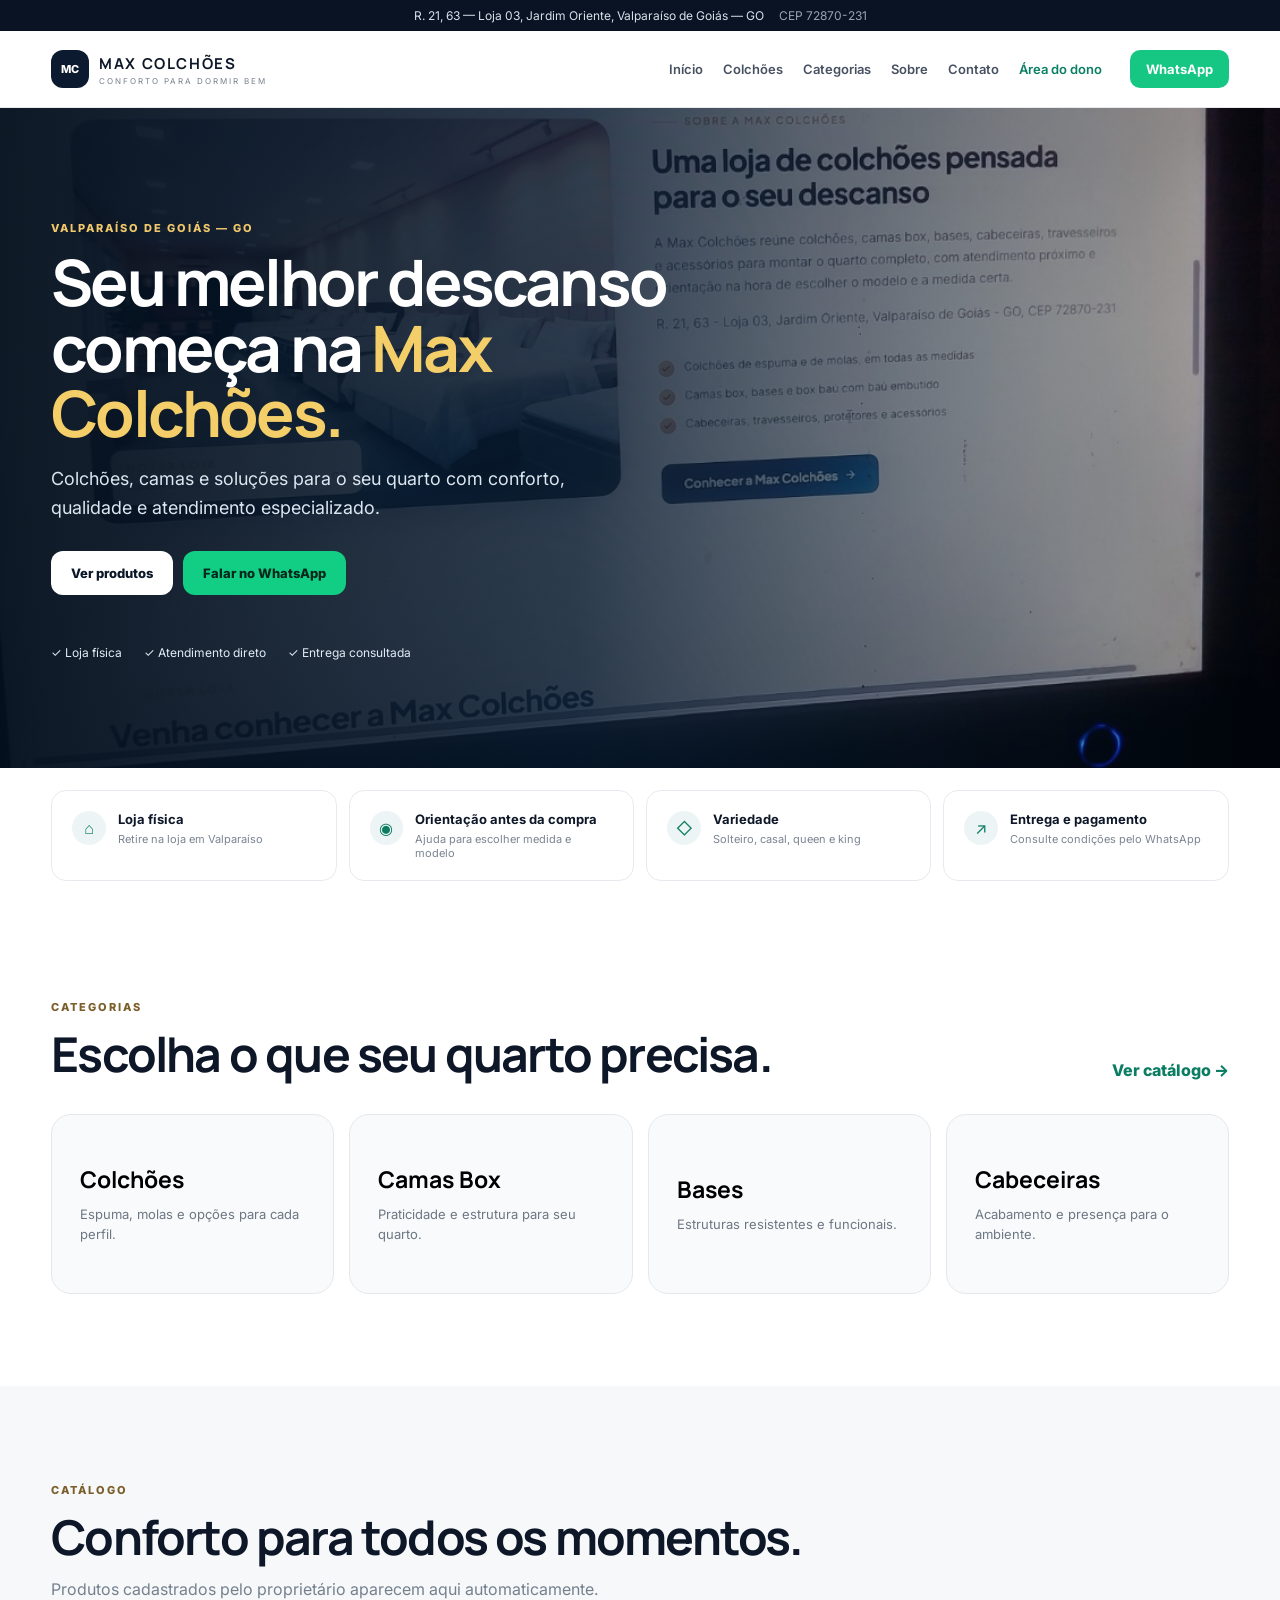
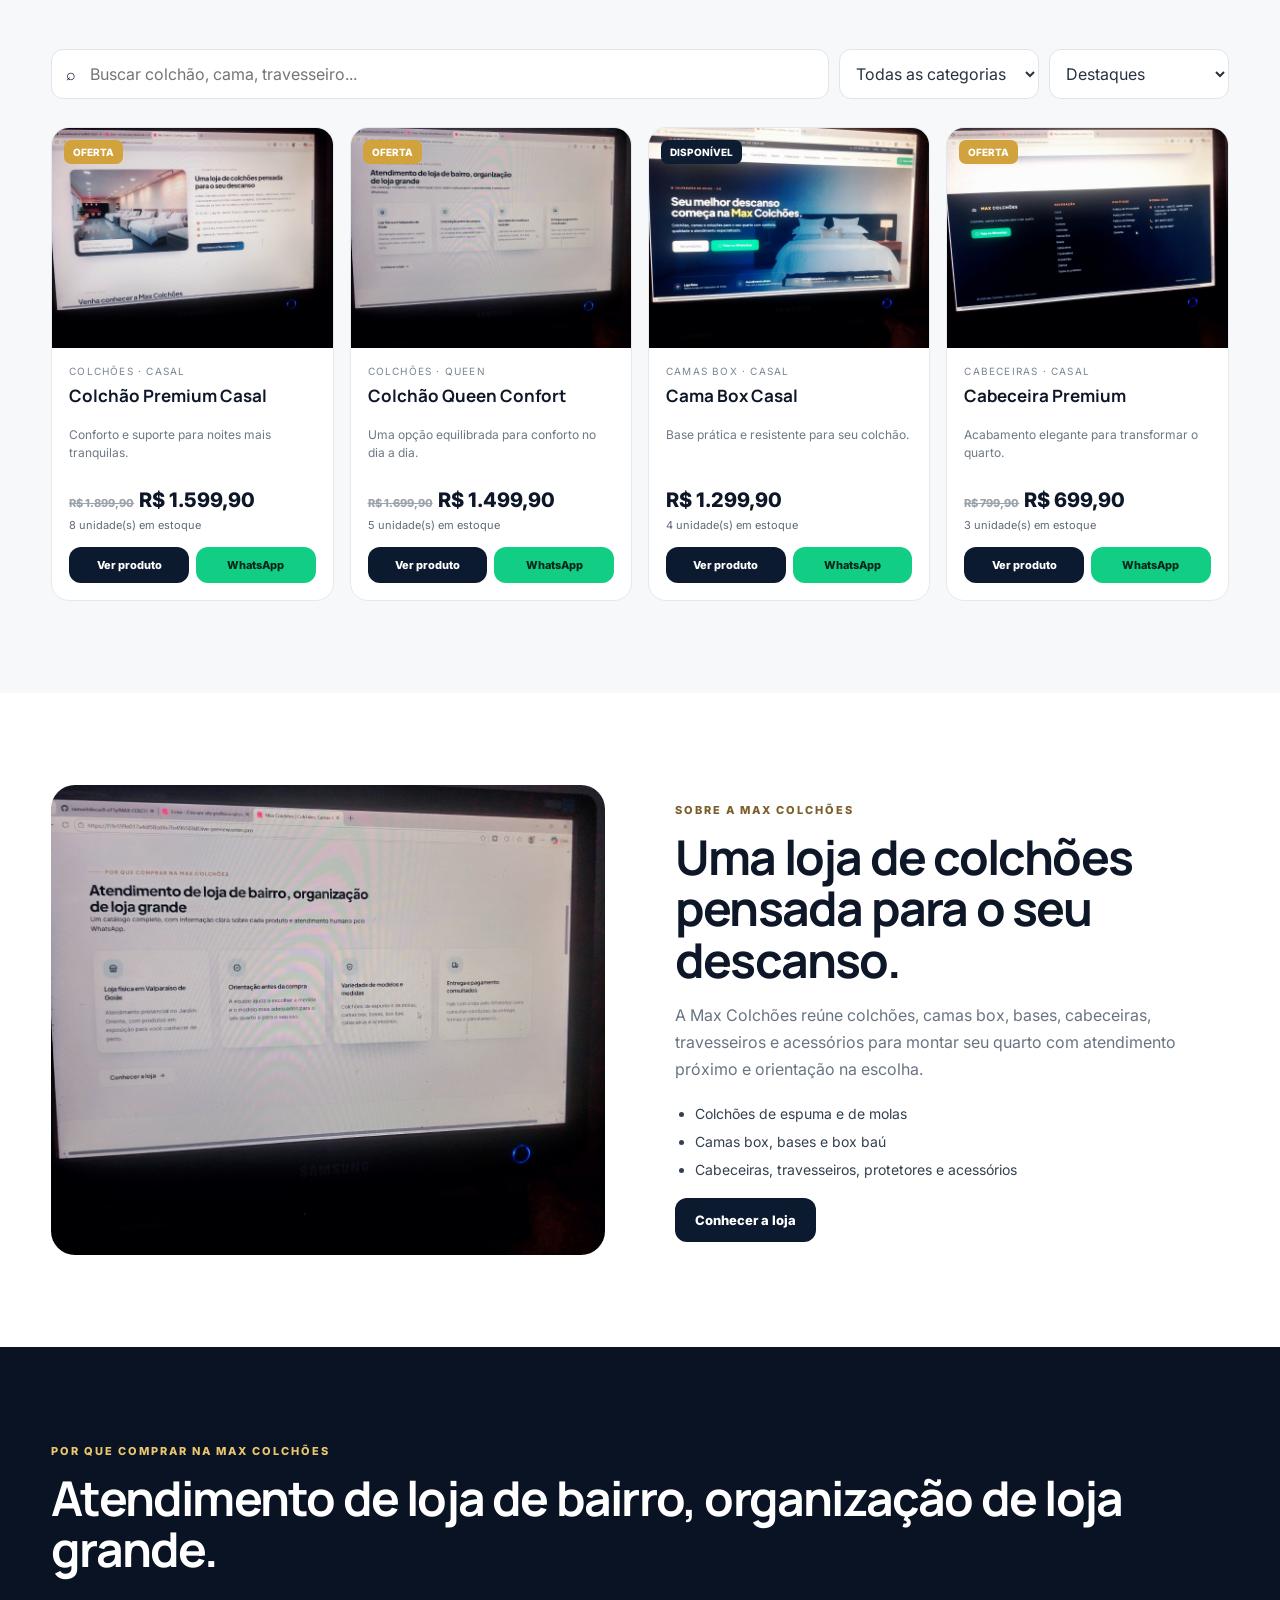
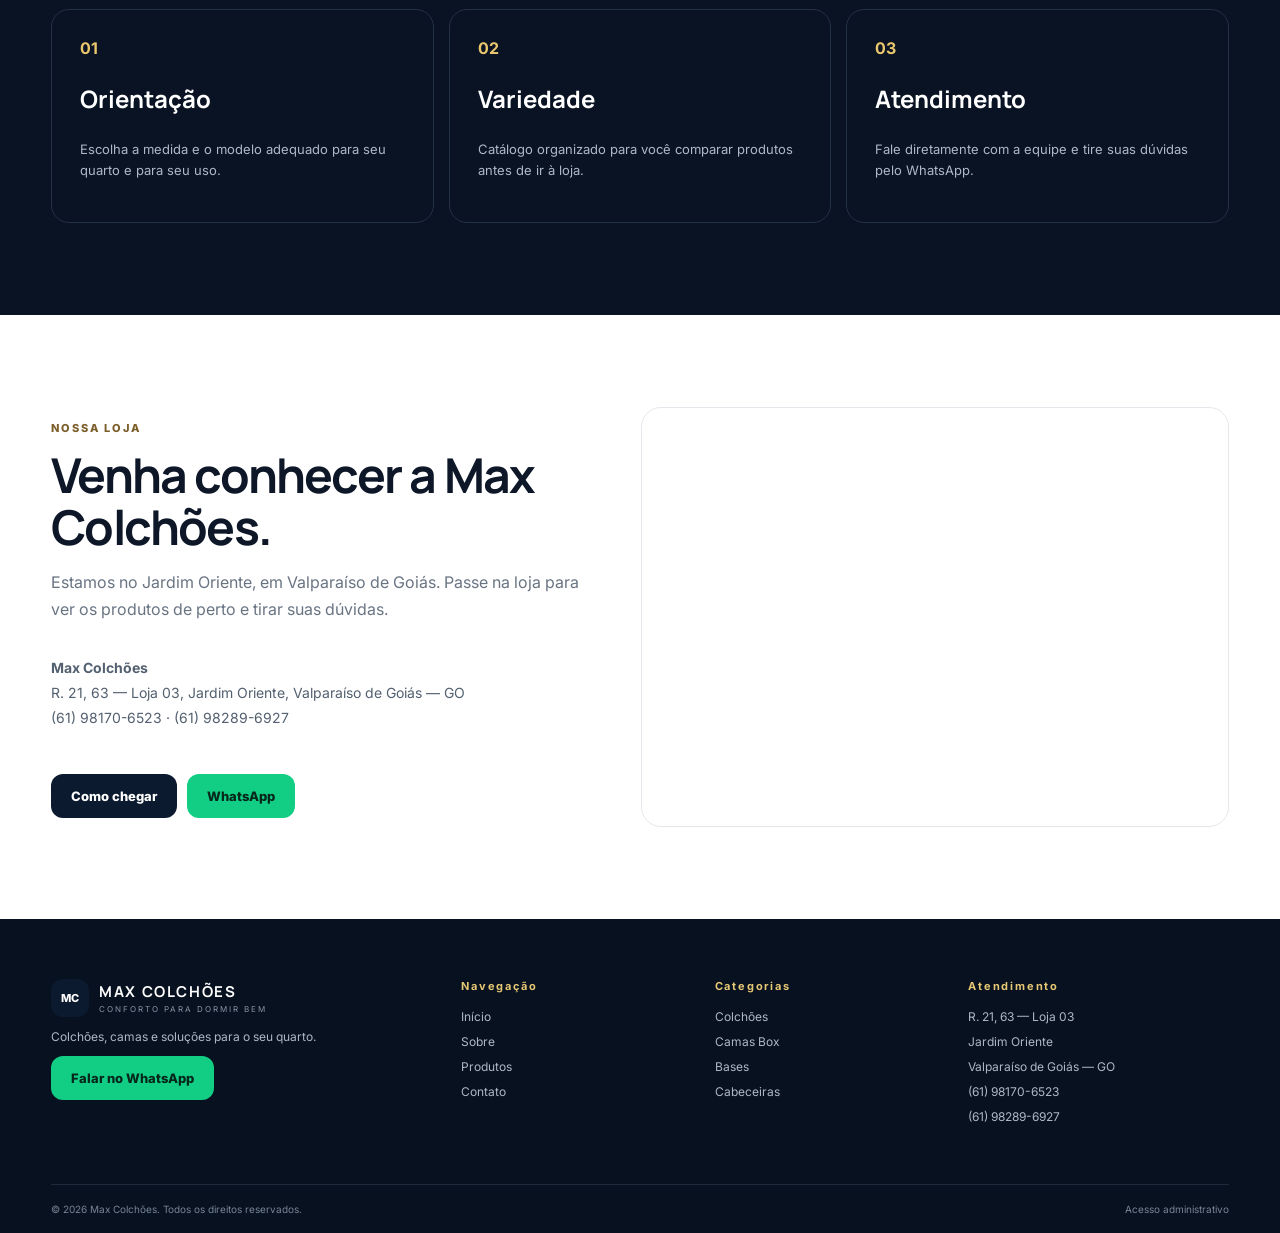
<file: index.html>
<!doctype html>
<html lang="pt-BR">
<head>
  <meta charset="utf-8">
  <meta name="viewport" content="width=device-width,initial-scale=1">
  <meta name="description" content="Max Colchões — colchões, camas box, bases, cabeceiras, travesseiros e acessórios em Valparaíso de Goiás.">
  <title>Max Colchões | Conforto para dormir bem</title>
  <link rel="preconnect" href="https://fonts.googleapis.com">
  <link rel="preconnect" href="https://fonts.gstatic.com" crossorigin>
  <link href="https://fonts.googleapis.com/css2?family=Inter:wght@400;500;600;700;800&family=Manrope:wght@500;600;700;800&display=swap" rel="stylesheet">
  <link rel="stylesheet" href="css/style.css">
</head>
<body>
<header class="site-header">
  <div class="topbar">R. 21, 63 — Loja 03, Jardim Oriente, Valparaíso de Goiás — GO <span>CEP 72870-231</span></div>
  <nav class="nav container">
    <a class="brand" href="index.html"><span class="brand-mark">MC</span><span><b>MAX COLCHÕES</b><small>CONFORTO PARA DORMIR BEM</small></span></a>
    <button class="menu-toggle" aria-label="Abrir menu">☰</button>
    <div class="nav-links">
      <a href="#inicio">Início</a><a href="#produtos">Colchões</a><a href="#categorias">Categorias</a><a href="#sobre">Sobre</a><a href="#contato">Contato</a>
      <a class="nav-admin" href="admin/index.html">Área do dono</a>
    </div>
    <a class="nav-whatsapp" data-whatsapp href="#">WhatsApp</a>
  </nav>
</header>

<main id="inicio">
<section class="hero">
  <div class="hero-bg"></div>
  <div class="hero-overlay"></div>
  <div class="container hero-content">
    <div class="hero-copy">
      <span class="eyebrow">VALPARAÍSO DE GOIÁS — GO</span>
      <h1>Seu melhor descanso começa na <em>Max Colchões.</em></h1>
      <p>Colchões, camas e soluções para o seu quarto com conforto, qualidade e atendimento especializado.</p>
      <div class="hero-actions"><a class="btn btn-light" href="#produtos">Ver produtos</a><a class="btn btn-green" data-whatsapp href="#">Falar no WhatsApp</a></div>
      <div class="hero-trust"><span>✓ Loja física</span><span>✓ Atendimento direto</span><span>✓ Entrega consultada</span></div>
    </div>
  </div>
</section>

<section class="quick container">
  <article><span>⌂</span><div><b>Loja física</b><small>Retire na loja em Valparaíso</small></div></article>
  <article><span>◉</span><div><b>Orientação antes da compra</b><small>Ajuda para escolher medida e modelo</small></div></article>
  <article><span>◇</span><div><b>Variedade</b><small>Solteiro, casal, queen e king</small></div></article>
  <article><span>↗</span><div><b>Entrega e pagamento</b><small>Consulte condições pelo WhatsApp</small></div></article>
</section>

<section id="categorias" class="section container">
  <div class="section-head"><div><span class="eyebrow dark">CATEGORIAS</span><h2>Escolha o que seu quarto precisa.</h2></div><a class="text-link" href="#produtos">Ver catálogo →</a></div>
  <div class="category-grid">
    <button class="category-card" data-category="Colchões"><strong>Colchões</strong><span>Espuma, molas e opções para cada perfil.</span></button>
    <button class="category-card" data-category="Camas Box"><strong>Camas Box</strong><span>Praticidade e estrutura para seu quarto.</span></button>
    <button class="category-card" data-category="Bases"><strong>Bases</strong><span>Estruturas resistentes e funcionais.</span></button>
    <button class="category-card" data-category="Cabeceiras"><strong>Cabeceiras</strong><span>Acabamento e presença para o ambiente.</span></button>
  </div>
</section>

<section id="produtos" class="section products-section">
  <div class="container">
    <div class="section-head"><div><span class="eyebrow dark">CATÁLOGO</span><h2>Conforto para todos os momentos.</h2><p class="muted">Produtos cadastrados pelo proprietário aparecem aqui automaticamente.</p></div></div>
    <div class="catalog-toolbar">
      <div class="search-box"><span>⌕</span><input id="searchInput" placeholder="Buscar colchão, cama, travesseiro..."></div>
      <select id="categoryFilter"><option value="">Todas as categorias</option><option>Colchões</option><option>Camas Box</option><option>Bases</option><option>Cabeceiras</option><option>Travesseiros</option><option>Acessórios</option></select>
      <select id="sortFilter"><option value="featured">Destaques</option><option value="priceAsc">Menor preço</option><option value="priceDesc">Maior preço</option><option value="name">Nome</option></select>
    </div>
    <div id="productGrid" class="product-grid"></div>
    <div id="emptyState" class="empty hidden">Nenhum produto encontrado. Tente outra busca.</div>
  </div>
</section>

<section id="sobre" class="section about container">
  <div class="about-image"><img src="assets/loja-1.jpg" alt="Interior da Max Colchões" onerror="this.style.display='none'"></div>
  <div class="about-copy"><span class="eyebrow dark">SOBRE A MAX COLCHÕES</span><h2>Uma loja de colchões pensada para o seu descanso.</h2><p>A Max Colchões reúne colchões, camas box, bases, cabeceiras, travesseiros e acessórios para montar seu quarto com atendimento próximo e orientação na escolha.</p><ul><li>Colchões de espuma e de molas</li><li>Camas box, bases e box baú</li><li>Cabeceiras, travesseiros, protetores e acessórios</li></ul><a class="btn btn-dark" href="#contato">Conhecer a loja</a></div>
</section>

<section class="section benefits"><div class="container"><div class="section-head"><div><span class="eyebrow">POR QUE COMPRAR NA MAX COLCHÕES</span><h2>Atendimento de loja de bairro, organização de loja grande.</h2></div></div><div class="benefit-grid"><article><b>01</b><h3>Orientação</h3><p>Escolha a medida e o modelo adequado para seu quarto e para seu uso.</p></article><article><b>02</b><h3>Variedade</h3><p>Catálogo organizado para você comparar produtos antes de ir à loja.</p></article><article><b>03</b><h3>Atendimento</h3><p>Fale diretamente com a equipe e tire suas dúvidas pelo WhatsApp.</p></article></div></div></section>

<section id="contato" class="section contact container">
  <div><span class="eyebrow dark">NOSSA LOJA</span><h2>Venha conhecer a Max Colchões.</h2><p>Estamos no Jardim Oriente, em Valparaíso de Goiás. Passe na loja para ver os produtos de perto e tirar suas dúvidas.</p><div class="contact-details"><b>Max Colchões</b><span>R. 21, 63 — Loja 03, Jardim Oriente, Valparaíso de Goiás — GO</span><span>(61) 98170-6523 · (61) 98289-6927</span></div><div class="hero-actions"><a class="btn btn-dark" target="_blank" href="https://www.google.com/maps/search/?api=1&query=Max+Colchoes+R.+21%2C+63+Loja+03+Jardim+Oriente+Valparaiso+de+Goias">Como chegar</a><a class="btn btn-green" data-whatsapp href="#">WhatsApp</a></div></div>
  <div class="map-card"><iframe title="Localização Max Colchões" src="https://www.google.com/maps?q=Max%20Colch%C3%B5es%20R.%2021%2C%2063%20Loja%2003%20Jardim%20Oriente%20Valpara%C3%ADso%20de%20Goi%C3%A1s&output=embed" loading="lazy"></iframe></div>
</section>
</main>

<footer class="footer"><div class="container footer-grid"><div><a class="brand light" href="index.html"><span class="brand-mark">MC</span><span><b>MAX COLCHÕES</b><small>CONFORTO PARA DORMIR BEM</small></span></a><p>Colchões, camas e soluções para o seu quarto.</p><a class="btn btn-green" data-whatsapp href="#">Falar no WhatsApp</a></div><div><h4>Navegação</h4><a href="#inicio">Início</a><a href="#sobre">Sobre</a><a href="#produtos">Produtos</a><a href="#contato">Contato</a></div><div><h4>Categorias</h4><a href="#produtos">Colchões</a><a href="#produtos">Camas Box</a><a href="#produtos">Bases</a><a href="#produtos">Cabeceiras</a></div><div><h4>Atendimento</h4><span>R. 21, 63 — Loja 03</span><span>Jardim Oriente</span><span>Valparaíso de Goiás — GO</span><span>(61) 98170-6523</span><span>(61) 98289-6927</span></div></div><div class="container copyright">© 2026 Max Colchões. Todos os direitos reservados. <a href="admin/index.html">Acesso administrativo</a></div></footer>
<script src="js/storage.js"></script><script src="js/app.js"></script>
</body></html>
</file>
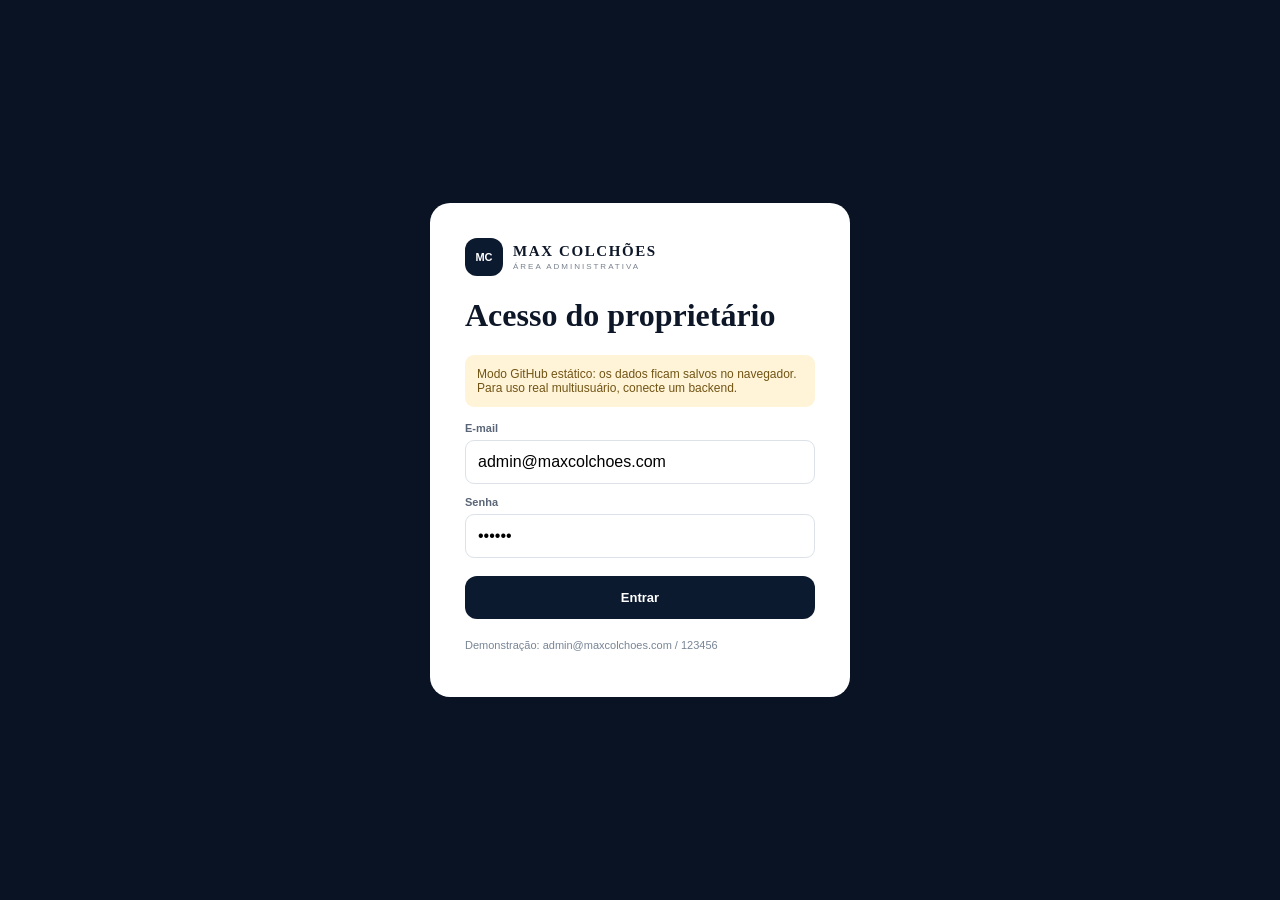
<file: admin/index.html>
<!doctype html><html lang="pt-BR"><head><meta charset="utf-8"><meta name="viewport" content="width=device-width,initial-scale=1"><title>Acesso do dono | Max Colchões</title><link rel="stylesheet" href="../css/style.css"></head><body class="login-wrap"><div class="login-card"><a class="brand" href="../index.html"><span class="brand-mark">MC</span><span><b>MAX COLCHÕES</b><small>ÁREA ADMINISTRATIVA</small></span></a><h1>Acesso do proprietário</h1><div class="notice">Modo GitHub estático: os dados ficam salvos no navegador. Para uso real multiusuário, conecte um backend.</div><form id="loginForm"><div class="field"><label>E-mail</label><input id="email" type="email" value="admin@maxcolchoes.com" required></div><div class="field" style="margin-top:12px"><label>Senha</label><input id="password" type="password" value="123456" required></div><button class="btn btn-dark" style="width:100%;margin-top:18px">Entrar</button><p id="error" class="error"></p></form><p style="font-size:11px;color:#788596;margin-top:20px">Demonstração: admin@maxcolchoes.com / 123456</p></div><script src="../js/storage.js"></script><script>document.querySelector("#loginForm").addEventListener("submit",e=>{e.preventDefault();const d=getDB();if(email.value===d.user.email&&password.value===d.user.password){sessionStorage.setItem("mc_admin","1");location.href="dashboard.html"}else error.textContent="E-mail ou senha inválidos."})</script></body></html>
</file>
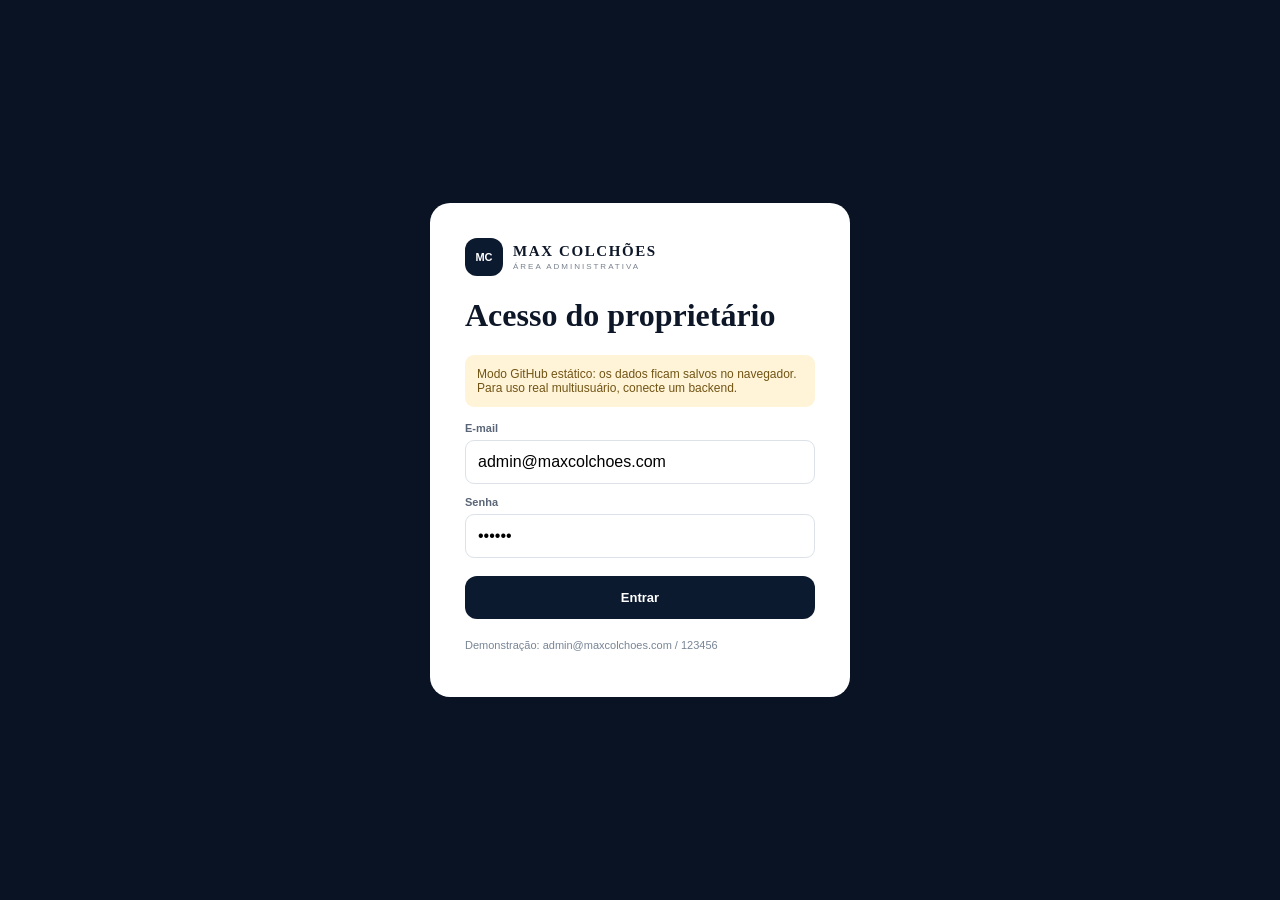
<file: admin/clientes.html>
<!doctype html><html lang="pt-BR"><head><meta charset="utf-8"><meta name="viewport" content="width=device-width,initial-scale=1"><title>Clientes | Max Colchões</title><link rel="stylesheet" href="../css/style.css"></head><body class="admin-body"><div class="admin-shell"><aside class="sidebar"><a class="brand light" href="../index.html"><span class="brand-mark">MC</span><span><b>MAX COLCHÕES</b><small>PAINEL DO DONO</small></span></a><a class="side-link" href="dashboard.html">▦ Dashboard</a><a class="side-link" href="produtos.html">□ Produtos</a><a class="side-link" href="estoque.html">◈ Estoque</a><a class="side-link" href="vendas.html">↗ Vendas</a><a class="side-link" href="financeiro.html">◉ Financeiro</a><a class="side-link" href="clientes.html">♙ Clientes</a><a class="side-link" href="configuracoes.html">⚙ Configurações</a><a class="side-link" href="../index.html">← Ver loja</a><a class="side-link" id="logout" href="#">Sair</a></aside><div class="admin-main"><div class="admin-mobile">MAX COLCHÕES — PAINEL DO DONO</div><div class="admin-top"><div><h1>Clientes</h1><p class="muted">Clientes identificados nas vendas registradas.</p></div></div><div class="admin-card"><div class="table-wrap"><table class="data-table"><thead><tr><th>Cliente</th><th>Compras</th><th>Total gasto</th><th>Última compra</th></tr></thead><tbody id="customersTable"></tbody></table></div></div></div></div><script src="../js/storage.js"></script><script src="../js/admin.js"></script></body></html>
</file>
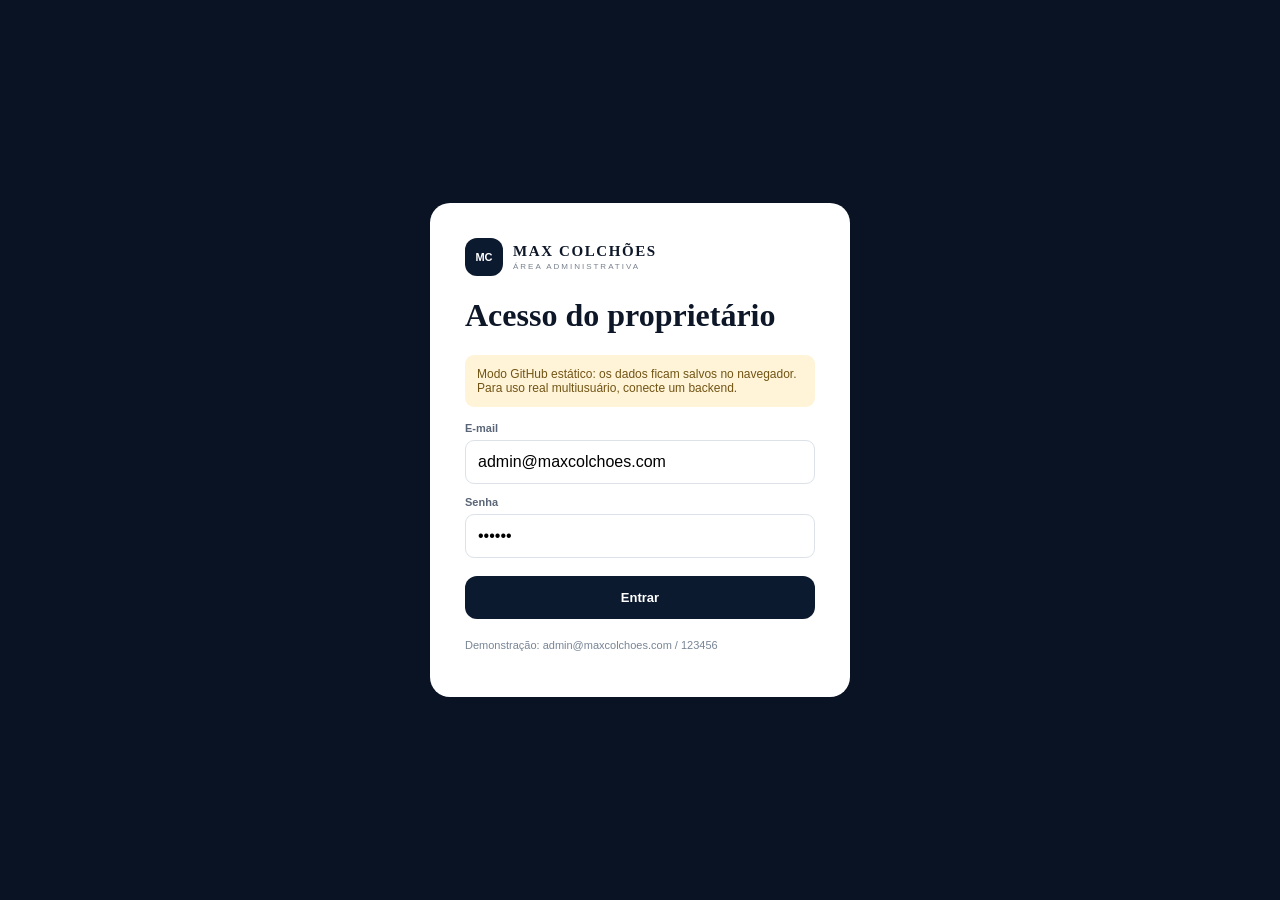
<file: admin/configuracoes.html>
<!doctype html><html lang="pt-BR"><head><meta charset="utf-8"><meta name="viewport" content="width=device-width,initial-scale=1"><title>Configurações | Max Colchões</title><link rel="stylesheet" href="../css/style.css"></head><body class="admin-body"><div class="admin-shell"><aside class="sidebar"><a class="brand light" href="../index.html"><span class="brand-mark">MC</span><span><b>MAX COLCHÕES</b><small>PAINEL DO DONO</small></span></a><a class="side-link" href="dashboard.html">▦ Dashboard</a><a class="side-link" href="produtos.html">□ Produtos</a><a class="side-link" href="estoque.html">◈ Estoque</a><a class="side-link" href="vendas.html">↗ Vendas</a><a class="side-link" href="financeiro.html">◉ Financeiro</a><a class="side-link" href="clientes.html">♙ Clientes</a><a class="side-link" href="configuracoes.html">⚙ Configurações</a><a class="side-link" href="../index.html">← Ver loja</a><a class="side-link" id="logout" href="#">Sair</a></aside><div class="admin-main"><div class="admin-mobile">MAX COLCHÕES — PAINEL DO DONO</div><div class="admin-top"><div><h1>Configurações</h1><p class="muted">Dados exibidos no site e usados pelo WhatsApp.</p></div></div><div class="admin-card"><form id="settingsForm" class="form-grid"><div class="field"><label>Nome da loja</label><input id="store"></div><div class="field"><label>WhatsApp com DDI, somente números</label><input id="whatsapp"></div><div class="field"><label>Telefone 1</label><input id="phone1"></div><div class="field"><label>Telefone 2</label><input id="phone2"></div><div class="field full"><button class="admin-btn green">Salvar configurações</button></div></form></div></div></div><script src="../js/storage.js"></script><script src="../js/admin.js"></script></body></html>
</file>
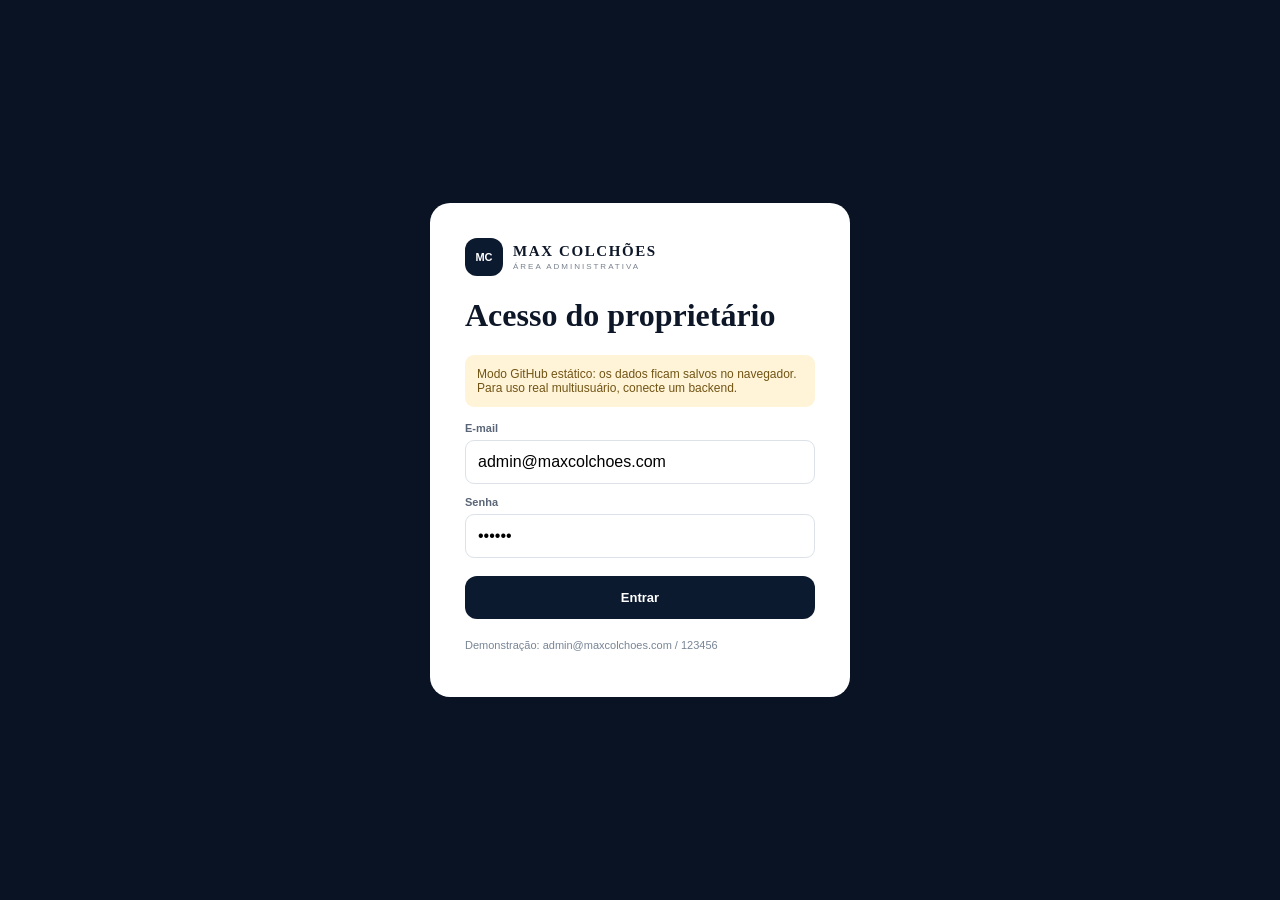
<file: admin/dashboard.html>
<!doctype html><html lang="pt-BR"><head><meta charset="utf-8"><meta name="viewport" content="width=device-width,initial-scale=1"><title>Dashboard | Max Colchões</title><link rel="stylesheet" href="../css/style.css"></head><body class="admin-body"><div class="admin-shell"><aside class="sidebar"><a class="brand light" href="../index.html"><span class="brand-mark">MC</span><span><b>MAX COLCHÕES</b><small>PAINEL DO DONO</small></span></a><a class="side-link" href="dashboard.html">▦ Dashboard</a><a class="side-link" href="produtos.html">□ Produtos</a><a class="side-link" href="estoque.html">◈ Estoque</a><a class="side-link" href="vendas.html">↗ Vendas</a><a class="side-link" href="financeiro.html">◉ Financeiro</a><a class="side-link" href="clientes.html">♙ Clientes</a><a class="side-link" href="configuracoes.html">⚙ Configurações</a><a class="side-link" href="../index.html">← Ver loja</a><a class="side-link" id="logout" href="#">Sair</a></aside><div class="admin-main"><div class="admin-mobile">MAX COLCHÕES — PAINEL DO DONO</div><div class="admin-top"><div><h1>Dashboard</h1><p class="muted">Visão geral da operação da loja.</p></div><a class="admin-btn green" href="produto-form.html">+ Adicionar produto</a></div><div id="stats" class="admin-grid"></div><div class="admin-card"><h2>Faturamento dos últimos 7 dias</h2><div id="chart" class="chart"></div></div><div class="admin-card"><h2>Produtos com estoque baixo</h2><div id="lowStock" class="table-wrap"></div></div></div></div><script src="../js/storage.js"></script><script src="../js/admin.js"></script></body></html>
</file>
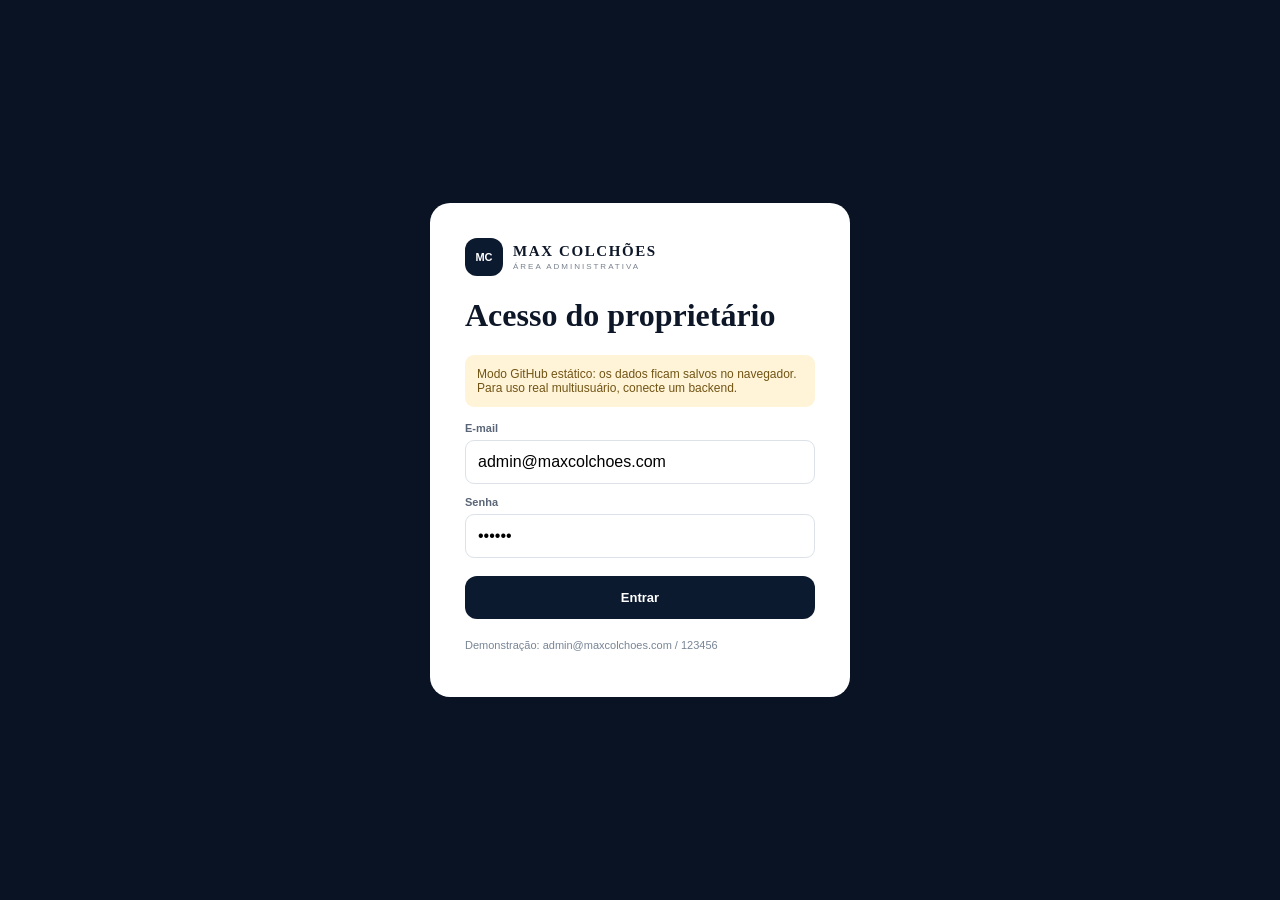
<file: admin/estoque.html>
<!doctype html><html lang="pt-BR"><head><meta charset="utf-8"><meta name="viewport" content="width=device-width,initial-scale=1"><title>Estoque | Max Colchões</title><link rel="stylesheet" href="../css/style.css"></head><body class="admin-body"><div class="admin-shell"><aside class="sidebar"><a class="brand light" href="../index.html"><span class="brand-mark">MC</span><span><b>MAX COLCHÕES</b><small>PAINEL DO DONO</small></span></a><a class="side-link" href="dashboard.html">▦ Dashboard</a><a class="side-link" href="produtos.html">□ Produtos</a><a class="side-link" href="estoque.html">◈ Estoque</a><a class="side-link" href="vendas.html">↗ Vendas</a><a class="side-link" href="financeiro.html">◉ Financeiro</a><a class="side-link" href="clientes.html">♙ Clientes</a><a class="side-link" href="configuracoes.html">⚙ Configurações</a><a class="side-link" href="../index.html">← Ver loja</a><a class="side-link" id="logout" href="#">Sair</a></aside><div class="admin-main"><div class="admin-mobile">MAX COLCHÕES — PAINEL DO DONO</div><div class="admin-top"><div><h1>Estoque</h1><p class="muted">Acompanhe disponibilidade e alertas.</p></div></div><div class="admin-card"><div class="table-wrap"><table class="data-table"><thead><tr><th>Produto</th><th>SKU</th><th>Atual</th><th>Mínimo</th><th>Status</th><th>Ação</th></tr></thead><tbody id="stockTable"></tbody></table></div></div></div></div><script src="../js/storage.js"></script><script src="../js/admin.js"></script></body></html>
</file>
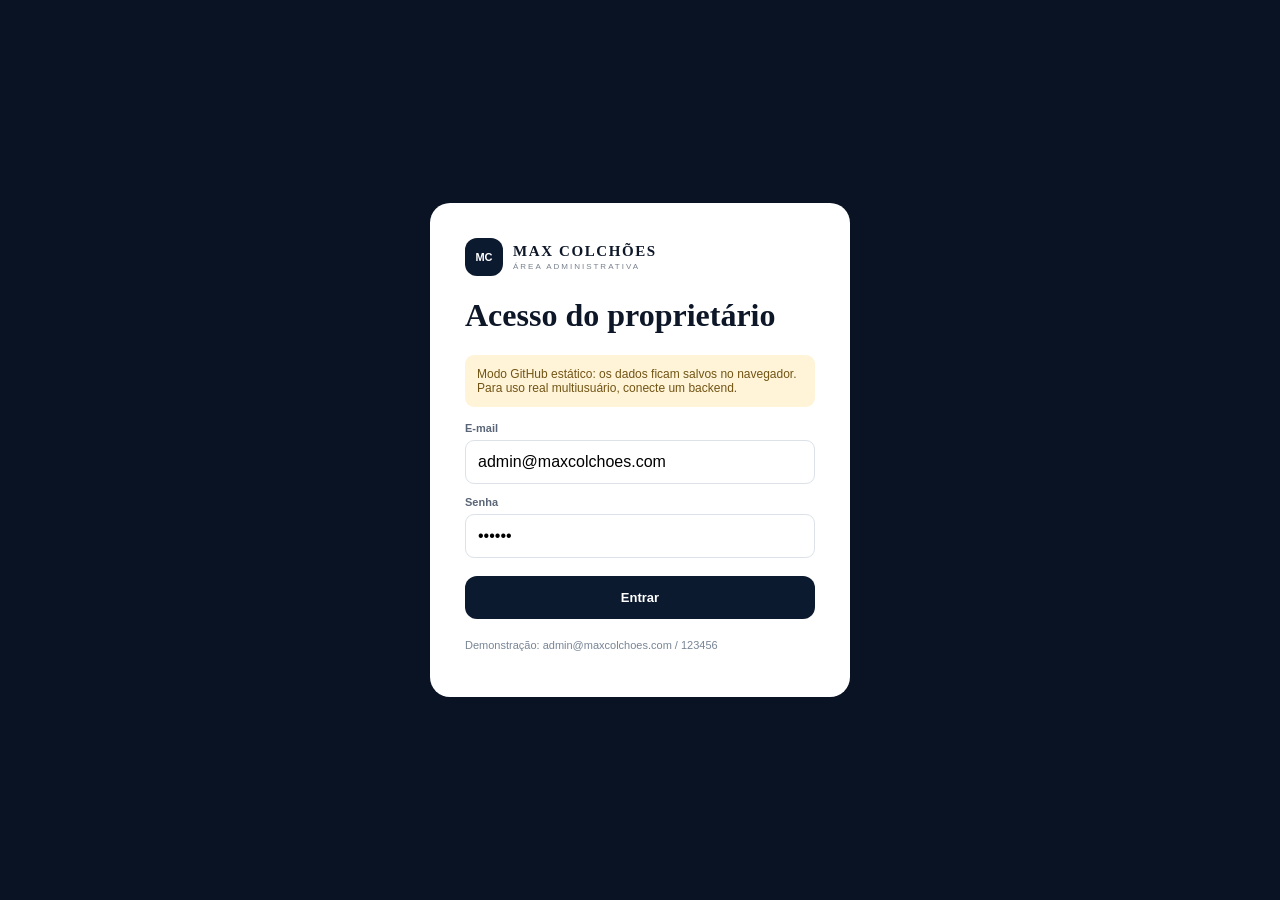
<file: admin/financeiro.html>
<!doctype html><html lang="pt-BR"><head><meta charset="utf-8"><meta name="viewport" content="width=device-width,initial-scale=1"><title>Financeiro | Max Colchões</title><link rel="stylesheet" href="../css/style.css"></head><body class="admin-body"><div class="admin-shell"><aside class="sidebar"><a class="brand light" href="../index.html"><span class="brand-mark">MC</span><span><b>MAX COLCHÕES</b><small>PAINEL DO DONO</small></span></a><a class="side-link" href="dashboard.html">▦ Dashboard</a><a class="side-link" href="produtos.html">□ Produtos</a><a class="side-link" href="estoque.html">◈ Estoque</a><a class="side-link" href="vendas.html">↗ Vendas</a><a class="side-link" href="financeiro.html">◉ Financeiro</a><a class="side-link" href="clientes.html">♙ Clientes</a><a class="side-link" href="configuracoes.html">⚙ Configurações</a><a class="side-link" href="../index.html">← Ver loja</a><a class="side-link" id="logout" href="#">Sair</a></aside><div class="admin-main"><div class="admin-mobile">MAX COLCHÕES — PAINEL DO DONO</div><div class="admin-top"><div><h1>Financeiro</h1><p class="muted">Indicadores calculados a partir das vendas registradas.</p></div></div><div id="financeStats" class="admin-grid"></div><div class="admin-card"><h2>Resumo por mês</h2><div class="table-wrap"><table class="data-table"><thead><tr><th>Mês</th><th>Vendas</th><th>Faturamento</th></tr></thead><tbody id="monthTable"></tbody></table></div></div></div></div><script src="../js/storage.js"></script><script src="../js/admin.js"></script></body></html>
</file>
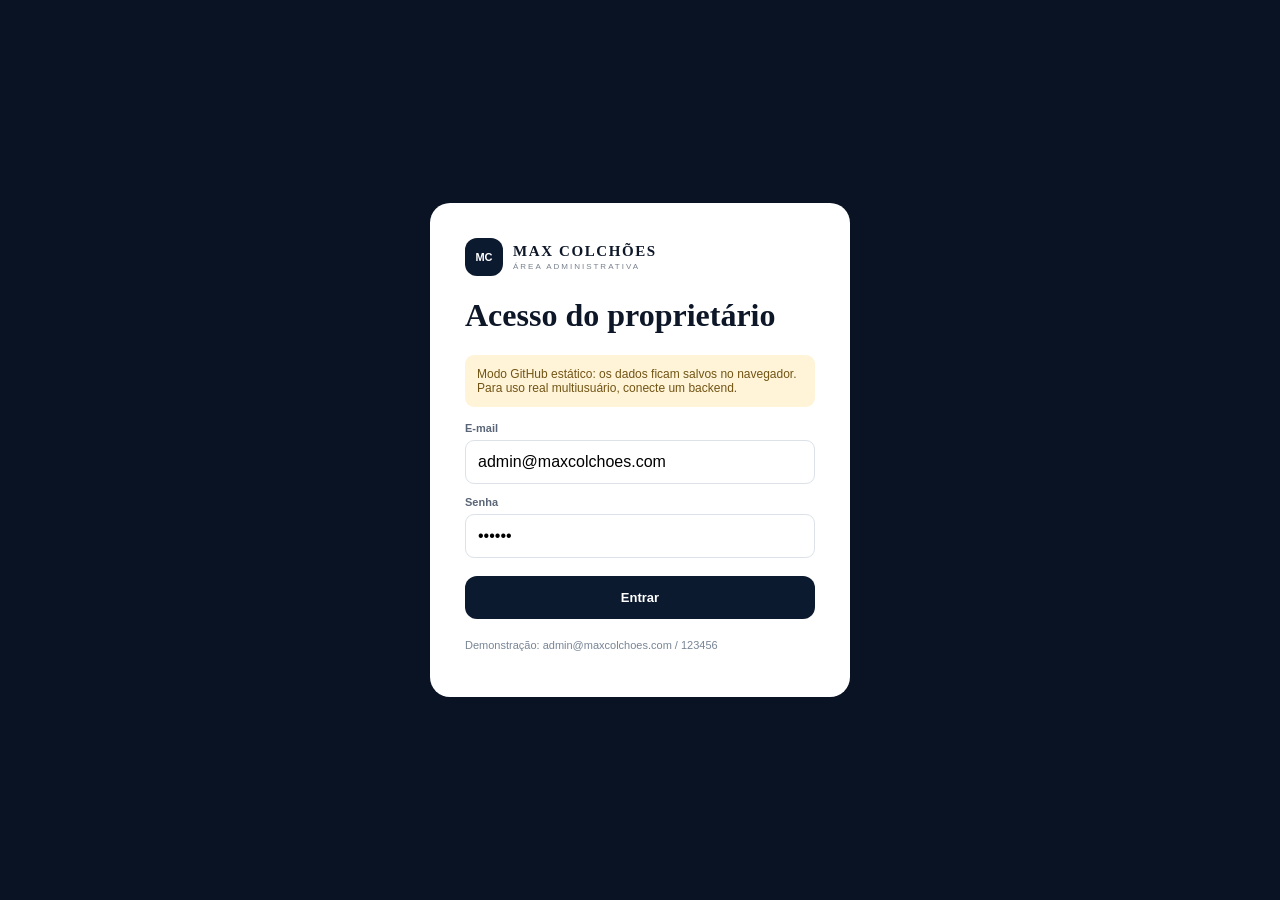
<file: admin/produto-form.html>
<!doctype html><html lang="pt-BR"><head><meta charset="utf-8"><meta name="viewport" content="width=device-width,initial-scale=1"><title>Produto | Max Colchões</title><link rel="stylesheet" href="../css/style.css"></head><body class="admin-body"><div class="admin-shell"><aside class="sidebar"><a class="brand light" href="../index.html"><span class="brand-mark">MC</span><span><b>MAX COLCHÕES</b><small>PAINEL DO DONO</small></span></a><a class="side-link" href="dashboard.html">▦ Dashboard</a><a class="side-link" href="produtos.html">□ Produtos</a><a class="side-link" href="estoque.html">◈ Estoque</a><a class="side-link" href="vendas.html">↗ Vendas</a><a class="side-link" href="financeiro.html">◉ Financeiro</a><a class="side-link" href="clientes.html">♙ Clientes</a><a class="side-link" href="configuracoes.html">⚙ Configurações</a><a class="side-link" href="../index.html">← Ver loja</a></aside><main class="admin-main"><div class="admin-top"><div><h1 id="title">Novo produto</h1><p class="muted">Preencha os dados e salve. O produto aparece na vitrine.</p></div></div><div class="admin-card"><form id="productForm" class="form-grid"><div class="field full"><label>Nome do produto</label><input id="name" required></div><div class="field"><label>Categoria</label><select id="category"><option>Colchões</option><option>Camas Box</option><option>Bases</option><option>Cabeceiras</option><option>Travesseiros</option><option>Acessórios</option></select></div><div class="field"><label>Medida</label><select id="measure"><option>Solteiro</option><option>Casal</option><option>Queen</option><option>King</option><option>Único</option></select></div><div class="field"><label>Tipo</label><input id="type" placeholder="Molas, espuma, box..."></div><div class="field"><label>Preço normal</label><input id="price" type="number" step="0.01" required></div><div class="field"><label>Preço promocional (opcional)</label><input id="promo" type="number" step="0.01" value="0"></div><div class="field"><label>Estoque atual</label><input id="stock" type="number" min="0" required></div><div class="field"><label>Estoque mínimo</label><input id="minStock" type="number" min="0" value="2"></div><div class="field full"><label>Descrição</label><textarea id="description"></textarea></div><div class="field full"><label>Caminho da imagem</label><input id="image" value="assets/hero-cama.jpg" placeholder="Ex.: assets/produtos/colchao.jpg"><small class="muted">Para GitHub, coloque a foto na pasta assets e informe o caminho.</small></div><div class="field"><label><input id="featured" type="checkbox"> Produto em destaque</label></div><div class="field"><label><input id="offer" type="checkbox"> Produto em oferta</label></div><div class="field full"><button class="admin-btn green">Salvar produto</button> <a class="admin-btn primary" href="produtos.html">Cancelar</a></div></form></div></main></div><script src="../js/storage.js"></script><script>if(!sessionStorage.getItem("mc_admin"))location.href="index.html";const id=new URLSearchParams(location.search).get("id"),d=getDB(),p=id?d.products.find(x=>x.id===id):null;if(p){title.textContent="Editar produto";for(const k of ["name","category","measure","type","price","promo","stock","minStock","description","image"])if(document.getElementById(k))document.getElementById(k).value=p[k]??"";featured.checked=!!p.featured;offer.checked=!!p.offer}document.querySelector("#productForm").addEventListener("submit",e=>{e.preventDefault();const d=getDB(),obj={id:p?.id||uid("mc"),name:name.value,category:category.value,measure:measure.value,type:type.value,price:Number(price.value),promo:Number(promo.value||0),stock:Number(stock.value),minStock:Number(minStock.value),description:description.value,image:image.value||"assets/hero-cama.jpg",featured:featured.checked,offer:offer.checked,active:true};if(p){const i=d.products.findIndex(x=>x.id===p.id);d.products[i]=obj}else d.products.unshift(obj);saveDB(d);location.href="produtos.html"})</script></body></html>
</file>
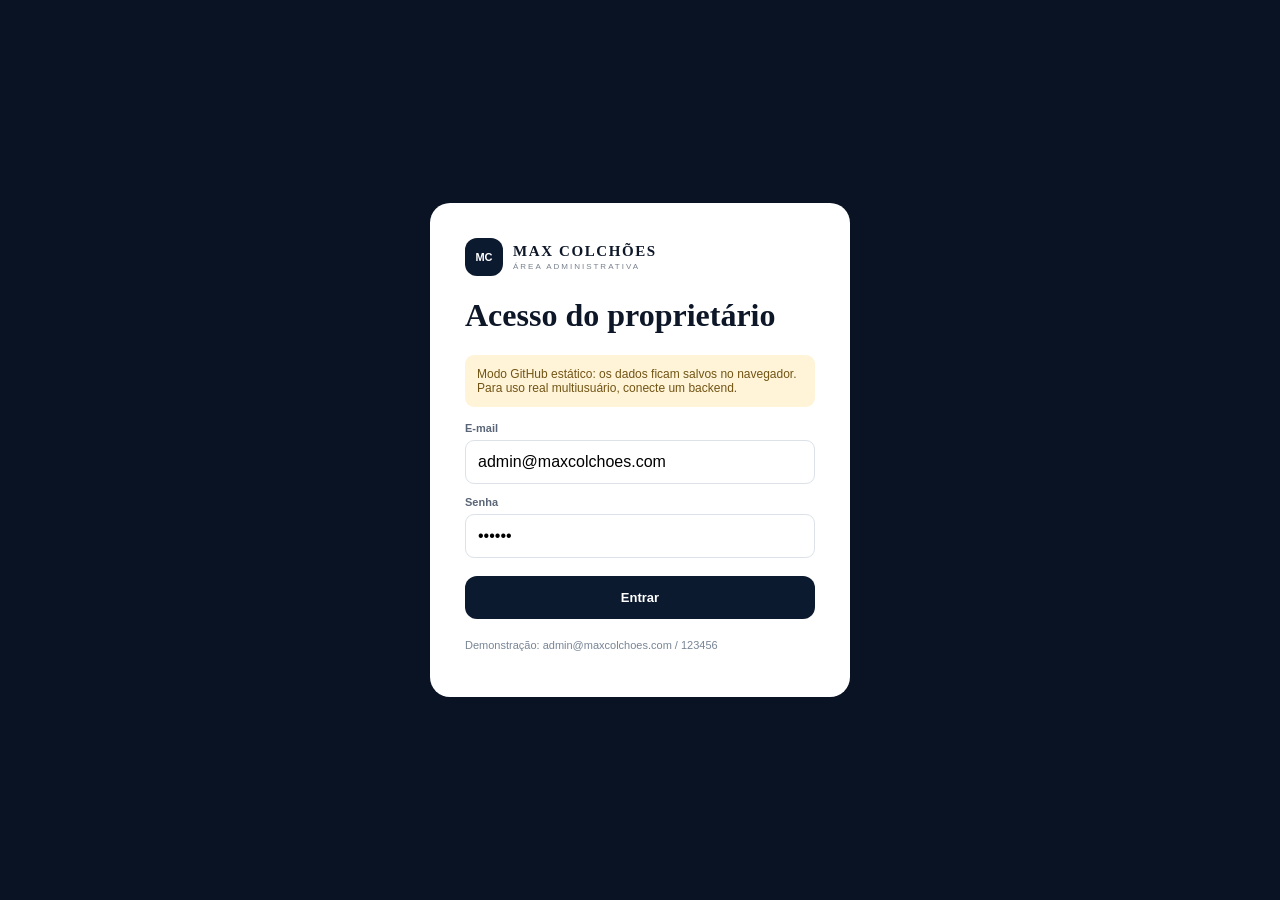
<file: admin/produtos.html>
<!doctype html><html lang="pt-BR"><head><meta charset="utf-8"><meta name="viewport" content="width=device-width,initial-scale=1"><title>Produtos | Max Colchões</title><link rel="stylesheet" href="../css/style.css"></head><body class="admin-body"><div class="admin-shell"><aside class="sidebar"><a class="brand light" href="../index.html"><span class="brand-mark">MC</span><span><b>MAX COLCHÕES</b><small>PAINEL DO DONO</small></span></a><a class="side-link" href="dashboard.html">▦ Dashboard</a><a class="side-link" href="produtos.html">□ Produtos</a><a class="side-link" href="estoque.html">◈ Estoque</a><a class="side-link" href="vendas.html">↗ Vendas</a><a class="side-link" href="financeiro.html">◉ Financeiro</a><a class="side-link" href="clientes.html">♙ Clientes</a><a class="side-link" href="configuracoes.html">⚙ Configurações</a><a class="side-link" href="../index.html">← Ver loja</a><a class="side-link" id="logout" href="#">Sair</a></aside><div class="admin-main"><div class="admin-mobile">MAX COLCHÕES — PAINEL DO DONO</div><div class="admin-top"><div><h1>Produtos</h1><p class="muted">Cadastre e gerencie o catálogo da vitrine.</p></div><a class="admin-btn green" href="produto-form.html">+ Adicionar produto</a></div><div class="admin-card"><div class="table-wrap"><table class="data-table"><thead><tr><th>Produto</th><th>Categoria</th><th>Preço</th><th>Estoque</th><th>Status</th><th>Ações</th></tr></thead><tbody id="productsTable"></tbody></table></div></div></div></div><script src="../js/storage.js"></script><script src="../js/admin.js"></script></body></html>
</file>
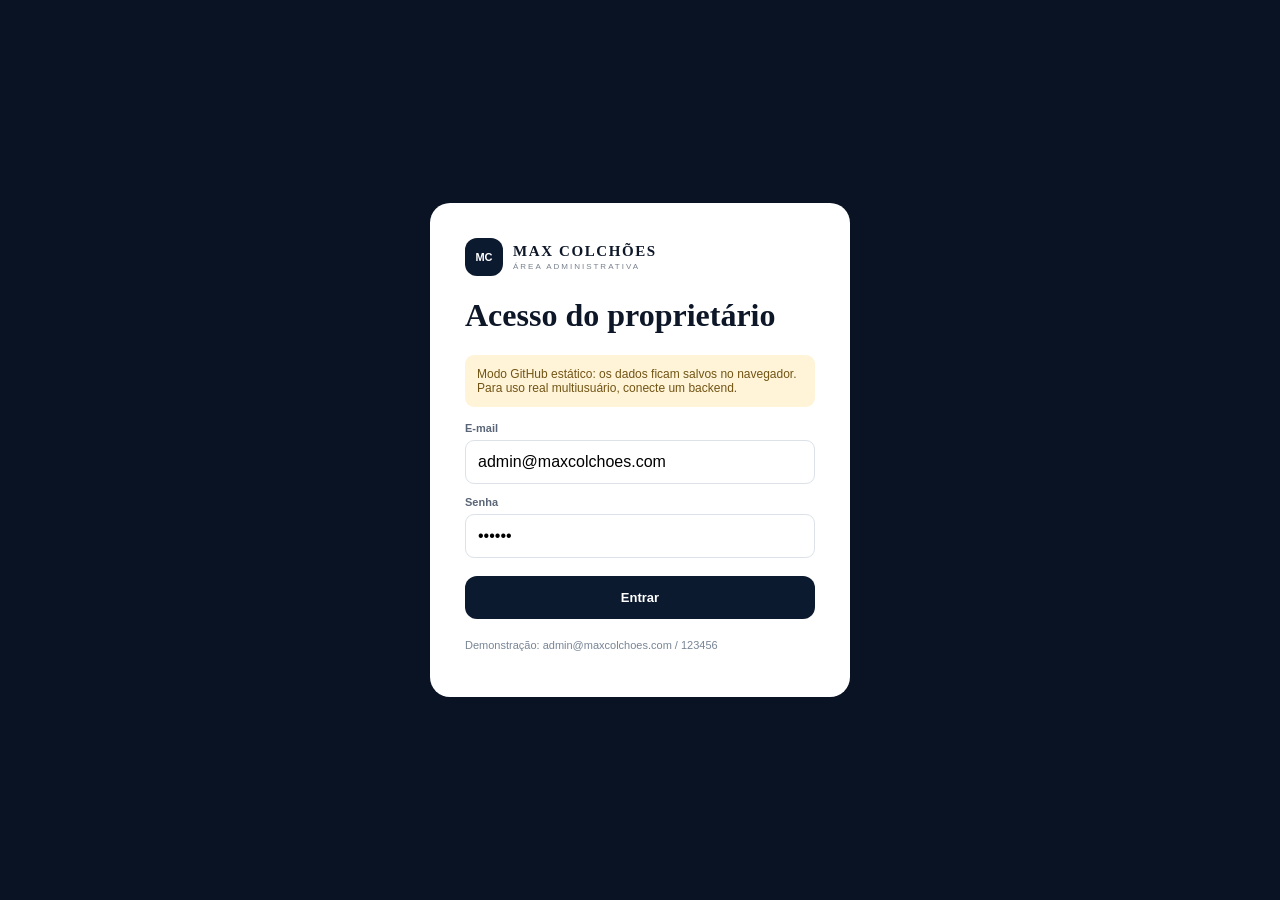
<file: admin/vendas.html>
<!doctype html><html lang="pt-BR"><head><meta charset="utf-8"><meta name="viewport" content="width=device-width,initial-scale=1"><title>Vendas | Max Colchões</title><link rel="stylesheet" href="../css/style.css"></head><body class="admin-body"><div class="admin-shell"><aside class="sidebar"><a class="brand light" href="../index.html"><span class="brand-mark">MC</span><span><b>MAX COLCHÕES</b><small>PAINEL DO DONO</small></span></a><a class="side-link" href="dashboard.html">▦ Dashboard</a><a class="side-link" href="produtos.html">□ Produtos</a><a class="side-link" href="estoque.html">◈ Estoque</a><a class="side-link" href="vendas.html">↗ Vendas</a><a class="side-link" href="financeiro.html">◉ Financeiro</a><a class="side-link" href="clientes.html">♙ Clientes</a><a class="side-link" href="configuracoes.html">⚙ Configurações</a><a class="side-link" href="../index.html">← Ver loja</a><a class="side-link" id="logout" href="#">Sair</a></aside><div class="admin-main"><div class="admin-mobile">MAX COLCHÕES — PAINEL DO DONO</div><div class="admin-top"><div><h1>Vendas</h1><p class="muted">Registre vendas e atualize o estoque automaticamente.</p></div></div><div class="admin-card"><h2>Registrar venda</h2><form id="saleForm" class="form-grid"><div class="field"><label>Produto</label><select id="saleProduct" required></select></div><div class="field"><label>Quantidade</label><input id="saleQty" type="number" min="1" value="1" required></div><div class="field"><label>Cliente</label><input id="saleCustomer" placeholder="Nome do cliente"></div><div class="field"><label>Pagamento</label><select id="salePayment"><option>Pix</option><option>Dinheiro</option><option>Cartão</option><option>Transferência</option><option>Outros</option></select></div><div class="field full"><button class="admin-btn green">Registrar venda</button></div></form></div><div class="admin-card"><h2>Histórico</h2><div class="table-wrap"><table class="data-table"><thead><tr><th>Data</th><th>Produto</th><th>Cliente</th><th>Pagamento</th><th>Qtd.</th><th>Total</th></tr></thead><tbody id="salesTable"></tbody></table></div></div></div></div><script src="../js/storage.js"></script><script src="../js/admin.js"></script></body></html>
</file>
<file: css/style.css>
*{box-sizing:border-box}html{scroll-behavior:smooth}body{margin:0;font-family:Inter,Arial,sans-serif;color:#0d1728;background:#fff}a{text-decoration:none;color:inherit}button,input,select{font:inherit}.container{width:min(1180px,92%);margin:auto}.topbar{background:#091323;color:#d8e0ea;font-size:12px;padding:8px 4%;text-align:center}.topbar span{opacity:.7;margin-left:12px}.site-header{position:sticky;top:0;z-index:20;background:rgba(255,255,255,.95);backdrop-filter:blur(12px);border-bottom:1px solid #e7ebef}.nav{min-height:76px;display:flex;align-items:center;gap:28px}.brand{display:flex;align-items:center;gap:10px;margin-right:auto}.brand-mark{width:38px;height:38px;border-radius:12px;background:#0c1a2f;color:#fff;display:grid;place-items:center;font-size:11px;font-weight:800}.brand b{display:block;font-family:Manrope;font-size:15px;letter-spacing:1.6px}.brand small{display:block;font-size:8px;letter-spacing:2px;color:#78818d;margin-top:2px}.nav-links{display:flex;align-items:center;gap:20px;font-size:13px;font-weight:600;color:#475161}.nav-links a:hover{color:#0a7f65}.nav-admin{color:#0a7f65}.nav-whatsapp{background:#16c784;color:#fff;padding:11px 16px;border-radius:10px;font-weight:700;font-size:13px}.menu-toggle{display:none;border:0;background:none;font-size:25px}.hero{min-height:660px;position:relative;overflow:hidden;color:#fff;display:flex;align-items:center}.hero-bg{position:absolute;inset:0;background:#0b2039 url('../assets/hero-cama.jpg') center/cover no-repeat;transform:scale(1.02)}.hero-overlay{position:absolute;inset:0;background:linear-gradient(90deg,rgba(3,15,29,.95) 0%,rgba(5,24,45,.82) 45%,rgba(4,21,38,.22) 100%)}.hero-content{position:relative;z-index:1}.hero-copy{max-width:650px;padding:70px 0}.eyebrow{display:inline-block;font-size:11px;letter-spacing:2px;font-weight:800;color:#f0c86b;margin-bottom:14px}.eyebrow.dark{color:#7b5e29}.hero h1{font-family:Manrope;font-size:clamp(42px,5vw,70px);line-height:1.02;letter-spacing:-2.8px;margin:0 0 20px}.hero h1 em{font-style:normal;color:#f4cf69}.hero p{font-size:18px;line-height:1.6;color:#dce6f0;max-width:570px}.hero-actions{display:flex;gap:10px;flex-wrap:wrap;margin-top:28px}.btn{display:inline-flex;align-items:center;justify-content:center;border:0;border-radius:12px;padding:14px 20px;font-weight:800;font-size:13px;cursor:pointer}.btn-light{background:#fff;color:#0b1728}.btn-green{background:#12ce84;color:#06271b}.btn-dark{background:#0c1a2f;color:#fff}.hero-trust{display:flex;gap:22px;flex-wrap:wrap;margin-top:50px;font-size:12px;color:#e2ebf5}.quick{display:grid;grid-template-columns:repeat(4,1fr);gap:12px;padding:22px 0}.quick article{display:flex;gap:12px;padding:20px;border:1px solid #e6eaef;border-radius:15px;background:#fff}.quick article>span{width:34px;height:34px;border-radius:50%;background:#edf4f5;display:grid;place-items:center;color:#0b7c62}.quick b,.quick small{display:block}.quick b{font-size:13px}.quick small{font-size:11px;color:#7a8491;margin-top:5px}.section{padding:92px 0}.section-head{display:flex;justify-content:space-between;align-items:end;gap:30px;margin-bottom:34px}.section h2{font-family:Manrope;font-size:clamp(30px,4vw,48px);line-height:1.08;letter-spacing:-1.8px;margin:0}.muted{color:#75808e}.text-link{font-weight:800;color:#0b7d62}.category-grid{display:grid;grid-template-columns:repeat(4,1fr);gap:15px}.category-card{border:1px solid #e5e8ec;background:#f8fafb;text-align:left;border-radius:20px;padding:28px;min-height:180px;cursor:pointer;transition:.2s}.category-card:hover{transform:translateY(-4px);box-shadow:0 15px 35px #0c1a2f12}.category-card strong{font-family:Manrope;font-size:23px;display:block}.category-card span{display:block;color:#6d7784;font-size:13px;line-height:1.5;margin-top:10px}.products-section{background:#f6f8fa}.catalog-toolbar{display:grid;grid-template-columns:1fr 200px 180px;gap:10px;margin-bottom:28px}.search-box{display:flex;align-items:center;background:#fff;border:1px solid #dfe5eb;border-radius:12px;padding:0 14px}.search-box input{border:0;outline:0;width:100%;padding:14px;background:transparent}.catalog-toolbar select{border:1px solid #dfe5eb;border-radius:12px;padding:0 12px;background:#fff;color:#283241}.product-grid{display:grid;grid-template-columns:repeat(4,1fr);gap:16px}.product-card{background:#fff;border:1px solid #e5e9ee;border-radius:18px;overflow:hidden;transition:.2s;display:flex;flex-direction:column}.product-card:hover{transform:translateY(-4px);box-shadow:0 18px 35px #10203312}.product-img{height:220px;background:#eef1f4;position:relative}.product-img img{width:100%;height:100%;object-fit:cover}.badge{position:absolute;top:12px;left:12px;background:#0d1c31;color:#fff;padding:6px 9px;border-radius:7px;font-size:10px;font-weight:800}.badge.offer{background:#d2a23d}.product-body{padding:17px;display:flex;flex-direction:column;flex:1}.product-cat{font-size:10px;text-transform:uppercase;letter-spacing:1.2px;color:#7a8491}.product-name{font-family:Manrope;font-size:17px;margin:7px 0}.product-desc{font-size:12px;line-height:1.5;color:#6e7885;min-height:36px}.price{margin-top:14px;font-weight:800;font-size:20px}.old-price{font-size:11px;color:#9aa2ab;text-decoration:line-through;margin-right:5px}.stock{font-size:11px;margin-top:6px;color:#5d6977}.card-actions{display:flex;gap:7px;margin-top:auto;padding-top:15px}.card-actions .btn{flex:1;padding:11px 8px;font-size:11px}.empty{text-align:center;padding:55px;background:#fff;border:1px dashed #ccd3db;border-radius:16px}.hidden{display:none}.about{display:grid;grid-template-columns:1fr 1fr;gap:70px;align-items:center}.about-image{height:470px;border-radius:24px;overflow:hidden;background:#eef1f4}.about-image img{width:100%;height:100%;object-fit:cover}.about-copy p,.contact p{font-size:16px;line-height:1.7;color:#697483}.about-copy ul{padding-left:20px;line-height:2;color:#334050;font-size:14px}.benefits{background:#091323;color:#fff}.benefits .eyebrow{color:#eac76d}.benefit-grid{display:grid;grid-template-columns:repeat(3,1fr);gap:15px}.benefit-grid article{border:1px solid #243246;border-radius:18px;padding:28px}.benefit-grid b{color:#eac76d}.benefit-grid h3{font-family:Manrope;font-size:24px}.benefit-grid p{color:#aeb9c7;line-height:1.6;font-size:13px}.contact{display:grid;grid-template-columns:1fr 1.1fr;gap:55px;align-items:center}.contact-details{display:grid;gap:8px;padding:20px 0;color:#536070;font-size:14px}.map-card{height:420px;border-radius:20px;overflow:hidden;border:1px solid #e4e8ed}.map-card iframe{width:100%;height:100%;border:0}.footer{background:#07111f;color:#c8d0da;padding-top:60px}.footer-grid{display:grid;grid-template-columns:1.4fr .8fr .8fr 1fr;gap:45px;padding-bottom:50px}.footer h4{color:#e7c875;margin:0 0 16px;font-size:11px;letter-spacing:1.8px}.footer-grid>div>a:not(.brand):not(.btn),.footer-grid>div>span{display:block;font-size:12px;color:#aeb9c7;margin:10px 0}.footer p{font-size:12px;color:#aeb9c7}.brand.light{color:#fff}.brand.light small{color:#8794a5}.copyright{border-top:1px solid #1d2a3c;padding:18px 0;font-size:10px;color:#788596;display:flex;justify-content:space-between}.product-page{min-height:70vh}.back-link{font-size:13px;font-weight:800;color:#0b7d62}.product-detail{display:grid;grid-template-columns:1.05fr .95fr;gap:60px;margin-top:30px}.detail-gallery img{width:100%;height:520px;object-fit:cover;border-radius:24px;background:#eef1f4}.detail-info h1{font-family:Manrope;font-size:46px;line-height:1.05;margin:8px 0}.detail-info .desc{line-height:1.7;color:#697483}.detail-price{font-size:34px;font-weight:800;margin:20px 0}.specs{display:grid;grid-template-columns:1fr 1fr;gap:10px;margin:25px 0}.spec{background:#f6f8fa;padding:14px;border-radius:12px}.spec small{display:block;color:#7a8491;font-size:10px}.spec b{font-size:13px}.admin-body{background:#f3f5f7}.admin-shell{display:grid;grid-template-columns:250px 1fr;min-height:100vh}.sidebar{background:#081322;color:#fff;padding:25px 18px;position:sticky;top:0;height:100vh}.sidebar .brand{margin-bottom:35px}.side-link{display:flex;padding:12px;border-radius:10px;color:#b7c2cf;font-size:13px;margin:4px 0}.side-link.active,.side-link:hover{background:#122239;color:#fff}.admin-main{padding:30px}.admin-top{display:flex;justify-content:space-between;align-items:center;margin-bottom:25px}.admin-top h1{font-family:Manrope;margin:0;font-size:32px}.admin-grid{display:grid;grid-template-columns:repeat(4,1fr);gap:14px}.stat{background:#fff;border:1px solid #e2e7ec;border-radius:16px;padding:20px}.stat small{color:#7b8694}.stat strong{display:block;font-size:28px;margin-top:8px}.admin-card{background:#fff;border:1px solid #e2e7ec;border-radius:16px;padding:20px;margin-top:18px}.admin-card h2{font-family:Manrope;font-size:20px;margin:0 0 18px}.table-wrap{overflow:auto}.data-table{width:100%;border-collapse:collapse;font-size:12px}.data-table th,.data-table td{text-align:left;padding:12px;border-bottom:1px solid #edf0f3;white-space:nowrap}.data-table th{color:#7b8694;font-size:10px;text-transform:uppercase}.admin-btn{border:0;border-radius:9px;padding:9px 12px;font-weight:800;font-size:11px;cursor:pointer}.admin-btn.primary{background:#0c1a2f;color:#fff}.admin-btn.green{background:#13c981;color:#06271b}.admin-btn.red{background:#ffe9e9;color:#a32626}.form-grid{display:grid;grid-template-columns:repeat(2,1fr);gap:14px}.field{display:grid;gap:6px}.field.full{grid-column:1/-1}.field label{font-size:11px;font-weight:800;color:#596576}.field input,.field select,.field textarea{border:1px solid #dce2e8;border-radius:9px;padding:12px;outline:0;background:#fff}.field textarea{min-height:100px;resize:vertical}.login-wrap{min-height:100vh;display:grid;place-items:center;background:#091323}.login-card{width:min(420px,92%);background:#fff;border-radius:20px;padding:35px}.login-card h1{font-family:Manrope}.notice{padding:12px;border-radius:9px;background:#fff4d8;color:#725414;font-size:12px;margin-bottom:15px}.chart{height:250px;display:flex;align-items:end;gap:12px;padding:15px}.bar{flex:1;background:#0c1a2f;border-radius:7px 7px 0 0;min-height:5px;position:relative}.bar span{position:absolute;top:-20px;left:50%;transform:translateX(-50%);font-size:9px;color:#657181}.toast{position:fixed;right:20px;bottom:20px;background:#0c1a2f;color:#fff;padding:14px 18px;border-radius:10px;z-index:50;font-size:12px;box-shadow:0 15px 30px #0002}.error{color:#b32424;font-size:12px}.admin-mobile{display:none}
@media(max-width:900px){.nav-links{display:none}.menu-toggle{display:block}.nav.menu-open .nav-links{display:flex;position:absolute;top:76px;left:0;right:0;background:#fff;padding:18px;flex-direction:column;align-items:stretch;border-bottom:1px solid #e5e8ec}.nav-whatsapp{display:none}.quick,.category-grid,.product-grid{grid-template-columns:repeat(2,1fr)}.catalog-toolbar{grid-template-columns:1fr 1fr}.search-box{grid-column:1/-1}.about,.contact,.product-detail{grid-template-columns:1fr}.benefit-grid{grid-template-columns:1fr}.footer-grid{grid-template-columns:1fr 1fr}.admin-shell{grid-template-columns:1fr}.sidebar{position:static;height:auto}.admin-grid{grid-template-columns:repeat(2,1fr)}}
@media(max-width:600px){.topbar{display:none}.nav{min-height:68px}.hero{min-height:600px}.hero h1{font-size:42px;letter-spacing:-2px}.hero p{font-size:15px}.hero-trust{display:grid;gap:8px;margin-top:35px}.section{padding:65px 0}.quick,.category-grid,.product-grid,.footer-grid,.admin-grid,.form-grid{grid-template-columns:1fr}.section-head{display:block}.catalog-toolbar{grid-template-columns:1fr}.product-img{height:240px}.about-image{height:320px}.map-card{height:320px}.copyright{display:block}.detail-info h1{font-size:36px}.detail-gallery img{height:340px}.admin-main{padding:18px}.admin-top{align-items:flex-start;gap:10px}.sidebar{display:none}.admin-mobile{display:block;background:#081322;color:#fff;padding:12px}.specs{grid-template-columns:1fr 1fr}}
</file>
